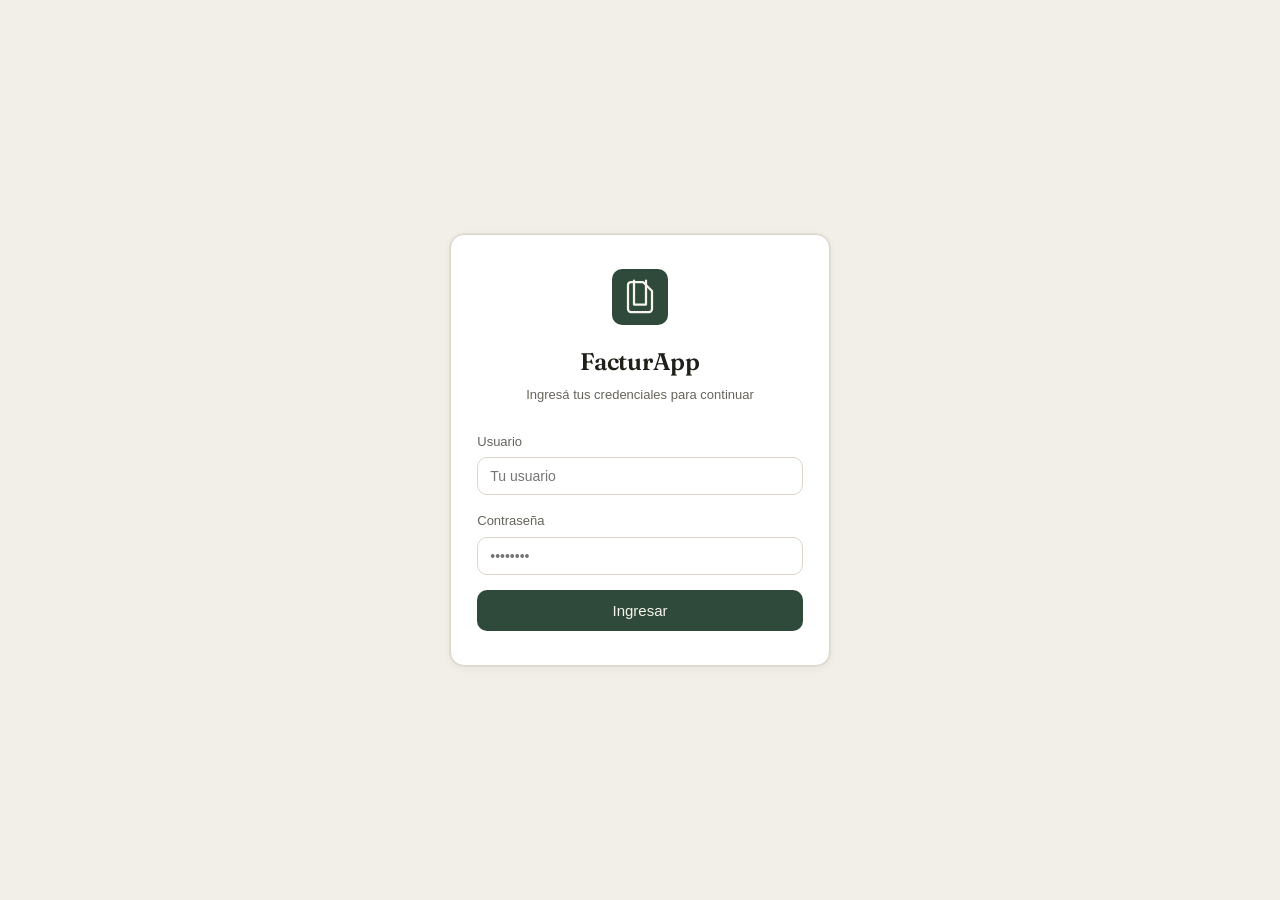
<file: index.html>
<!DOCTYPE html>
<html>
<head>
  <meta charset="UTF-8">
  <meta name="viewport" content="width=device-width, initial-scale=1.0">
  <title>FacturApp</title>
  <script>
    window.location.replace('./html/login.html');
  </script>
</head>
<body>
  Redirigiendo a FacturApp...
</body>
</html>
</file>
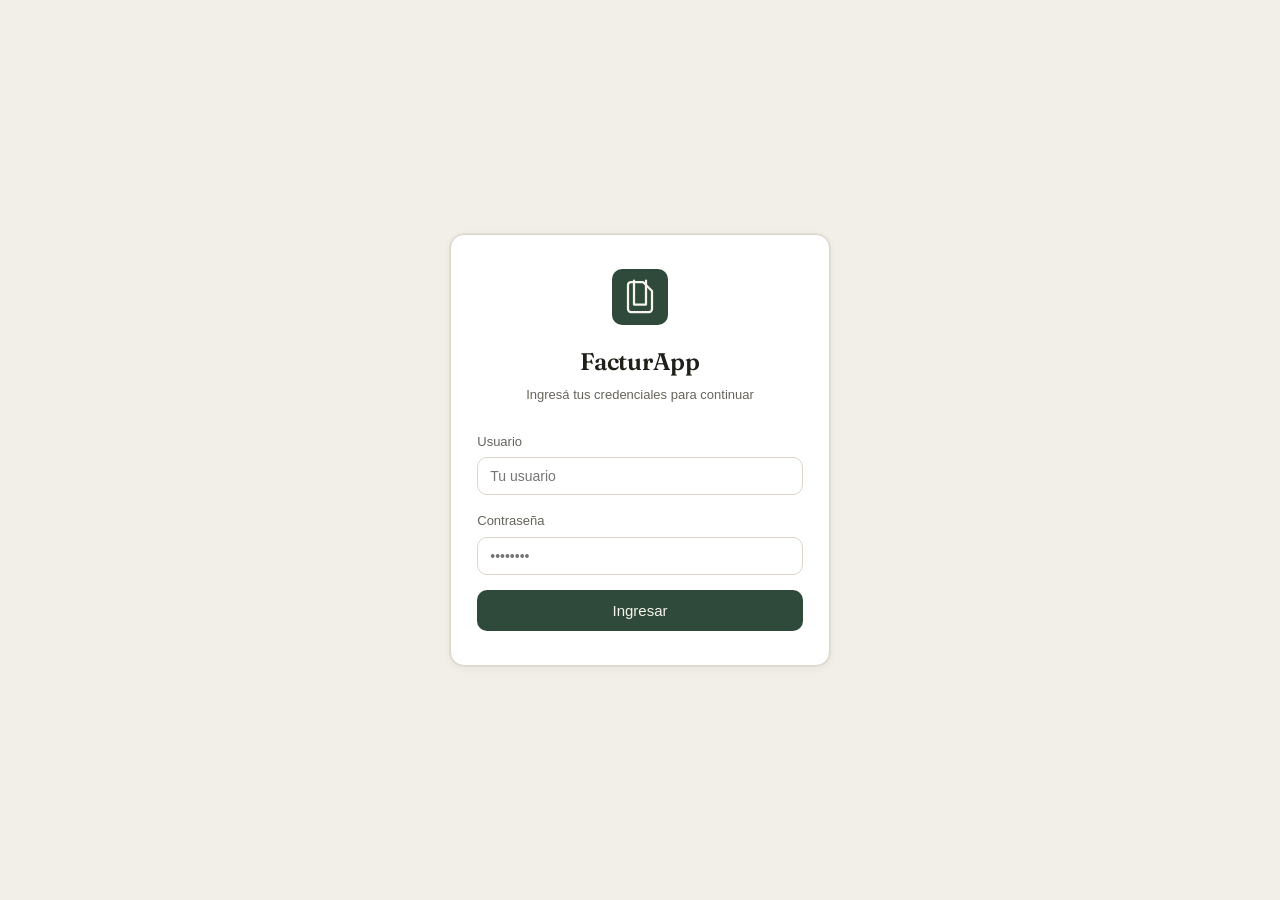
<file: html/captura.html>
<!DOCTYPE html>
<html lang="es">
<head>
  <meta charset="UTF-8">
  <meta name="viewport" content="width=device-width, initial-scale=1.0">
  <meta name="theme-color" content="#1a1a18">
  <title>Captura — FacturApp</title>
  <link rel="manifest" href="../json/manifest.json">
  <link rel="preconnect" href="https://fonts.googleapis.com">
  <link rel="preconnect" href="https://fonts.gstatic.com" crossorigin>
  <link href="https://fonts.googleapis.com/css2?family=Fraunces:opsz,wght@9..144,500;9..144,600&family=IBM+Plex+Mono:wght@500&display=swap" rel="stylesheet">
  <link rel="stylesheet" href="../css/base.css">
  <link rel="stylesheet" href="../css/captura.css">
</head>
<body>
  <header class="app-header">
    <button class="btn-icon" id="btn-back" title="Volver">
      <svg width="18" height="18" viewBox="0 0 24 24" fill="none" stroke="currentColor" stroke-width="1.5" stroke-linecap="round" stroke-linejoin="round"><path d="M19 12H5M12 5l-7 7 7 7"/></svg>
    </button>
    <span class="app-header__logo">Captura de factura</span>
    <div style="width:36px;"></div>
  </header>

  <main class="capture-main">
    <div class="camera-wrap" id="camera-wrap">
      <video id="video" autoplay playsinline></video>
      <div class="camera-overlay">
        <div class="camera-frame"></div>
        <p class="camera-hint">Encuadrá la factura dentro del recuadro</p>
      </div>
      <button class="btn-capture" id="btn-capture" title="Capturar">
        <span class="btn-capture__ring"></span>
        <span class="btn-capture__dot"></span>
      </button>
    </div>

    <canvas id="canvas" style="display:none;"></canvas>

    <div class="preview-wrap hidden" id="preview-wrap">
      <img id="preview-img" alt="Factura capturada">
      <div class="preview-actions">
        <button class="btn-secondary" id="btn-retomar">
          <svg width="15" height="15" viewBox="0 0 24 24" fill="none" stroke="currentColor" stroke-width="1.5" stroke-linecap="round" stroke-linejoin="round"><path d="M1 4v6h6"/><path d="M3.51 15a9 9 0 1 0 2.13-9.36L1 10"/></svg>
          Retomar
        </button>
        <button class="btn-primary" id="btn-procesar">
          <svg width="15" height="15" viewBox="0 0 24 24" fill="none" stroke="currentColor" stroke-width="1.5" stroke-linecap="round" stroke-linejoin="round"><polyline points="20 6 9 17 4 12"/></svg>
          Usar esta imagen
        </button>
      </div>
    </div>

    <div class="processing-wrap hidden" id="processing-wrap">
      <div class="spinner"></div>
      <p class="processing-text">Procesando factura con OCR…</p>
    </div>

    <div class="result-wrap hidden" id="result-wrap">
      <div class="card">
        <p class="section-label">Datos detectados en la factura</p>
        <div class="ocr-grid" id="ocr-grid"></div>
        <hr class="divider">
        <p class="section-label">Datos del formulario</p>
        <div class="form-summary" id="form-summary"></div>
        <hr class="divider">
        <div id="result-error" class="alert alert--error hidden"></div>
        <button class="btn-primary" id="btn-guardar">
          <svg width="15" height="15" viewBox="0 0 24 24" fill="none" stroke="currentColor" stroke-width="1.5" stroke-linecap="round" stroke-linejoin="round"><path d="M19 21H5a2 2 0 0 1-2-2V5a2 2 0 0 1 2-2h11l5 5v11a2 2 0 0 1-2 2z"/><polyline points="17 21 17 13 7 13 7 21"/><polyline points="7 3 7 8 15 8"/></svg>
          Guardar en Excel
        </button>
      </div>
    </div>

    <div class="success-wrap hidden" id="success-wrap">
      <div class="success-icon">
        <svg width="48" height="48" viewBox="0 0 24 24" fill="none" stroke="currentColor" stroke-width="1.5" stroke-linecap="round" stroke-linejoin="round"><path d="M22 11.08V12a10 10 0 1 1-5.93-9.14"/><polyline points="22 4 12 14.01 9 11.01"/></svg>
      </div>
      <h2 class="success-title">¡Factura guardada!</h2>
      <p class="success-sub">Los datos fueron guardados en el Excel.</p>
      <button class="btn-primary" id="btn-nueva">Cargar otra factura</button>
    </div>
  </main>

  <script src="../javascript/captura.js"></script>
</body>
</html>
</file>
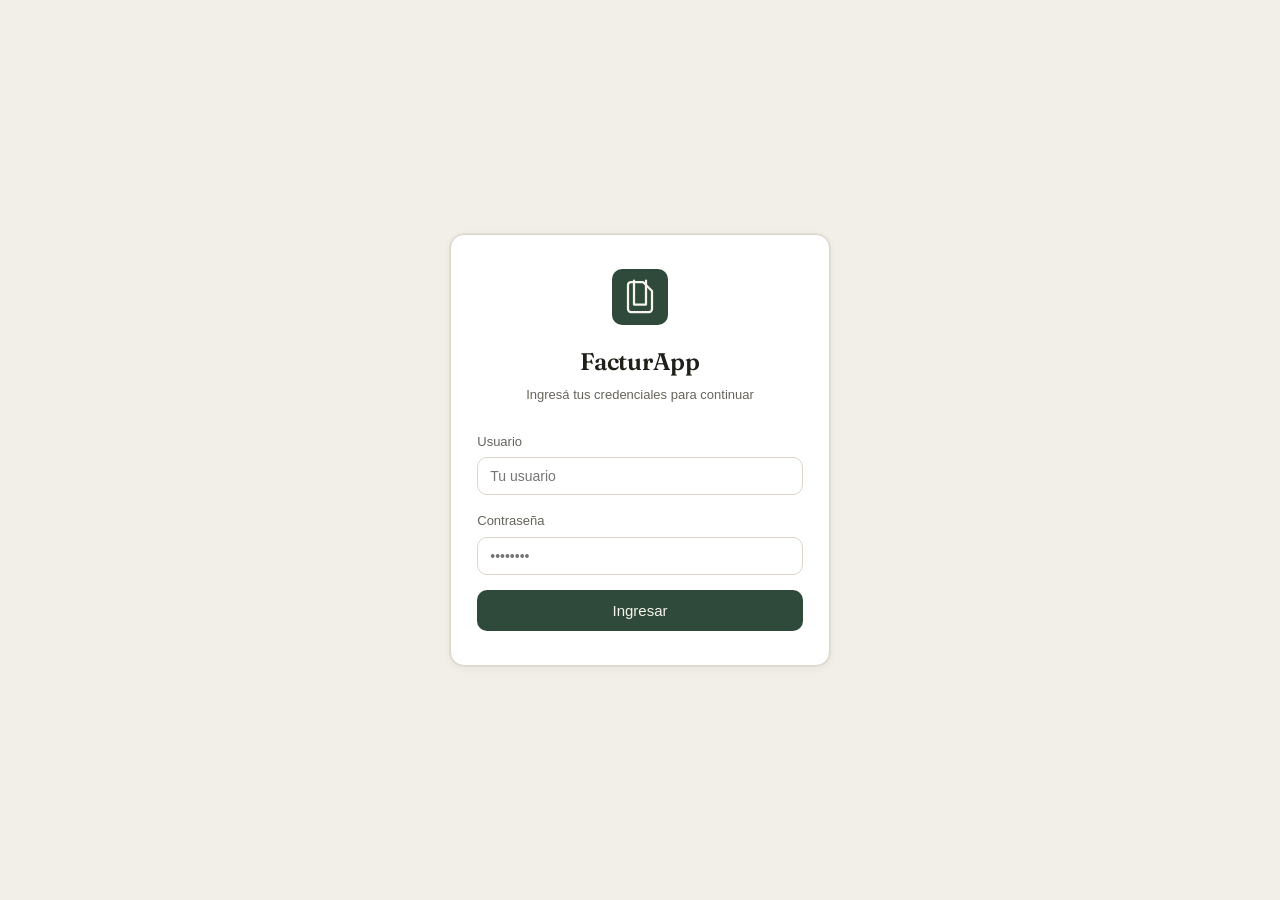
<file: html/formulario.html>
<!DOCTYPE html>
<html lang="es">
<head>
  <meta charset="UTF-8">
  <meta name="viewport" content="width=device-width, initial-scale=1.0">
  <meta name="theme-color" content="#1a1a18">
  <title>Clasificación — FacturApp</title>
  <link rel="manifest" href="../json/manifest.json">
  <link rel="preconnect" href="https://fonts.googleapis.com">
  <link rel="preconnect" href="https://fonts.gstatic.com" crossorigin>
  <link href="https://fonts.googleapis.com/css2?family=Fraunces:opsz,wght@9..144,500;9..144,600&display=swap" rel="stylesheet">
  <link rel="stylesheet" href="../css/base.css">
  <link rel="stylesheet" href="../css/formulario.css">
</head>
<body>
  <header class="app-header">
    <span class="app-header__logo">FacturApp</span>
    <button class="btn-icon" id="btn-logout" title="Cerrar sesión">
      <svg width="18" height="18" viewBox="0 0 24 24" fill="none" stroke="currentColor" stroke-width="1.5" stroke-linecap="round" stroke-linejoin="round"><path d="M9 21H5a2 2 0 0 1-2-2V5a2 2 0 0 1 2-2h4"/><polyline points="16 17 21 12 16 7"/><line x1="21" y1="12" x2="9" y2="12"/></svg>
    </button>
  </header>

  <main class="main-content">
    <div class="card">
      <p class="section-label">Identificación</p>

      <div class="field">
        <label for="fecha">Fecha de emisión</label>
        <input id="fecha" type="date">
      </div>
      <div class="field">
        <label for="razon">Razón social <span class="required">*</span></label>
        <input id="razon" type="text" placeholder="Nombre legal del emisor">
      </div>
      <div class="field">
        <label for="emisor">Nombre comercial / Proveedor</label>
        <input id="emisor" type="text" placeholder="Nombre de fantasía o contacto">
      </div>

      <hr class="divider">
      <p class="section-label">Categoría</p>

      <div class="field">
        <label for="categoria">Categoría de la factura <span class="required">*</span></label>
        <select id="categoria">
          <option value="" disabled selected>— Seleccioná una categoría —</option>
          <optgroup label="General">
            <option value="Premios">Premios</option>
            <option value="Mantenimiento">Mantenimiento</option>
            <option value="Limpieza">Limpieza</option>
            <option value="Combustible">Combustible</option>
            <option value="Librería">Librería</option>
            <option value="Kiosco">Kiosco</option>
            <option value="Seguridad">Seguridad</option>
            <option value="Comedor">Comedor</option>
            <option value="Gasto de estructura">Gasto de estructura</option>
          </optgroup>
          <optgroup label="Producción agropecuaria">
            <option value="Apicultura">Apicultura</option>
            <option value="Monte frutal">Monte frutal</option>
            <option value="Conejos">Conejos</option>
            <option value="Ponedoras">Ponedoras</option>
            <option value="Agro alimentos">Agro alimentos</option>
            <option value="Porcinos">Porcinos</option>
            <option value="Ovinos">Ovinos</option>
            <option value="Bovinos">Bovinos</option>
            <option value="Huerta">Huerta</option>
            <option value="Vivero">Vivero</option>
            <option value="Forrajes">Forrajes</option>
            <option value="Faena">Faena</option>
          </optgroup>
          <optgroup label="Infraestructura y taller">
            <option value="Taller rural">Taller rural</option>
            <option value="Mecánica agrícola">Mecánica agrícola</option>
            <option value="Máquinas e instalaciones">Máquinas e instalaciones</option>
            <option value="Pañol">Pañol</option>
          </optgroup>
        </select>
      </div>

      <hr class="divider">
      <p class="section-label">Método de pago</p>

      <div class="field">
        <div class="toggle-row">
          <button type="button" class="toggle-btn" data-val="Efectivo" onclick="setPago(this)">
            <svg width="15" height="15" viewBox="0 0 24 24" fill="none" stroke="currentColor" stroke-width="1.5" stroke-linecap="round" stroke-linejoin="round"><rect x="2" y="6" width="20" height="12" rx="2"/><circle cx="12" cy="12" r="2"/></svg>
            Efectivo
          </button>
          <button type="button" class="toggle-btn" data-val="Transferencia" onclick="setPago(this)">
            <svg width="15" height="15" viewBox="0 0 24 24" fill="none" stroke="currentColor" stroke-width="1.5" stroke-linecap="round" stroke-linejoin="round"><path d="M3 9l4-4 4 4M7 5v14"/><path d="M21 15l-4 4-4-4"/><path d="M17 19V5"/></svg>
            Transferencia
          </button>
        </div>
        <div class="transferencia-extra hidden" id="transferencia-extra">
          <div class="row2">
            <div class="field field--inline">
              <label for="banco">Banco / entidad</label>
              <input id="banco" type="text" placeholder="Ej: Galicia, Mercado Pago…">
            </div>
            <div class="field field--inline">
              <label for="cbu">CBU / CVU (opcional)</label>
              <input id="cbu" type="text" placeholder="22 dígitos" inputmode="numeric">
            </div>
          </div>
        </div>
      </div>

      <hr class="divider">
      <p class="section-label">Observaciones</p>

      <div class="field">
        <label for="notas">Notas</label>
        <textarea id="notas" rows="3" placeholder="Información adicional sobre esta factura…"></textarea>
      </div>

      <div id="form-error" class="alert alert--error hidden"></div>

      <button type="button" class="btn-primary" id="btn-continuar">
        Continuar a captura
        <svg width="16" height="16" viewBox="0 0 24 24" fill="none" stroke="currentColor" stroke-width="2" stroke-linecap="round" stroke-linejoin="round"><path d="M5 12h14M12 5l7 7-7 7"/></svg>
      </button>
    </div>
  </main>

  <script src="../javascript/formulario.js"></script>
</body>
</html>
</file>
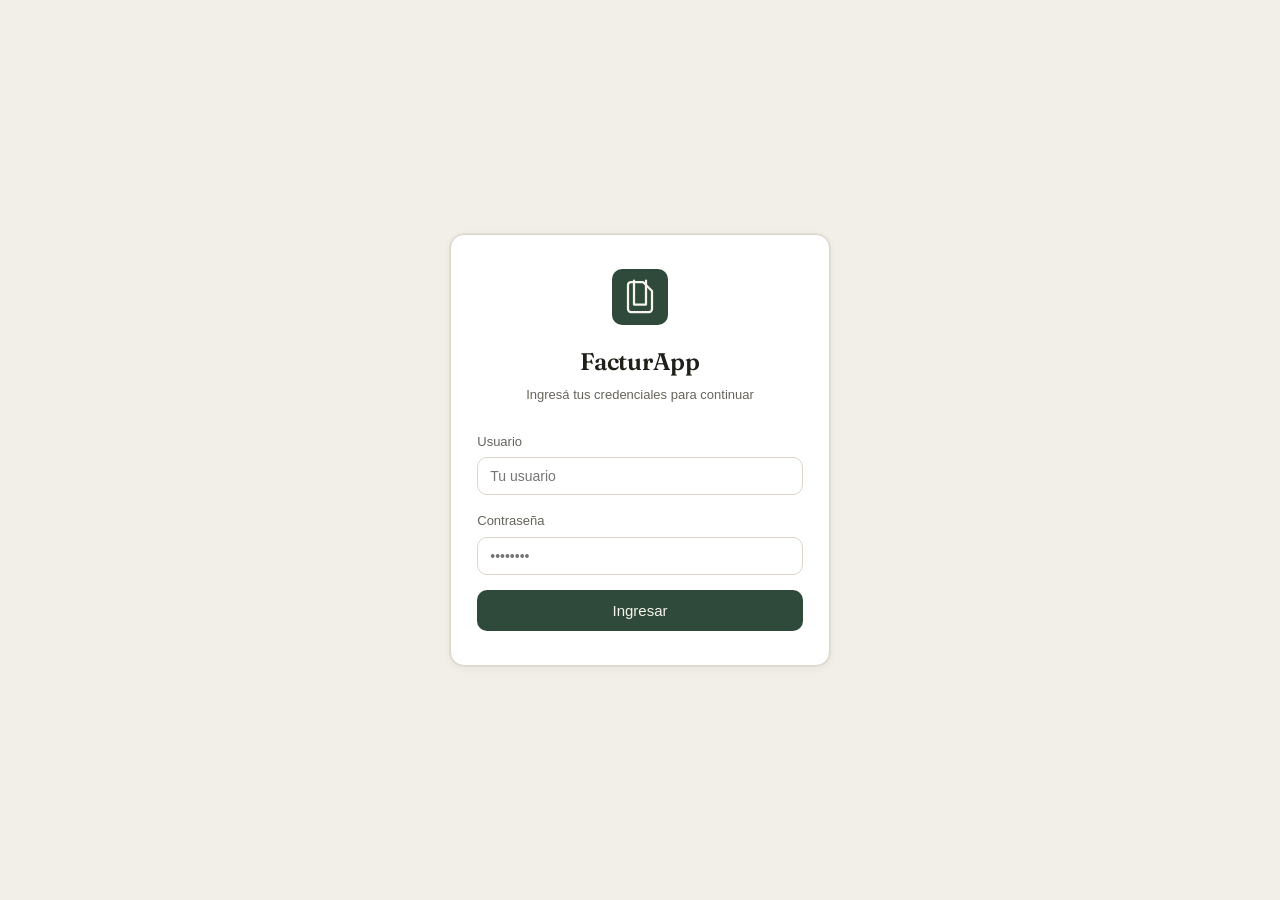
<file: html/login.html>
<!DOCTYPE html>
<html lang="es">
<head>
  <meta charset="UTF-8">
  <meta name="viewport" content="width=device-width, initial-scale=1.0">
  <meta name="theme-color" content="#1a1a18">
  <title>Acceso — FacturApp</title>
  <link rel="manifest" href="../json/manifest.json">
  <link rel="preconnect" href="https://fonts.googleapis.com">
  <link rel="preconnect" href="https://fonts.gstatic.com" crossorigin>
  <link href="https://fonts.googleapis.com/css2?family=Fraunces:opsz,wght@9..144,500;9..144,600&display=swap" rel="stylesheet">
  <link rel="stylesheet" href="../css/base.css">
  <link rel="stylesheet" href="../css/login.css">
</head>
<body class="auth-body">
  <div class="auth-card">
    <div class="auth-logo">
      <svg width="36" height="36" viewBox="0 0 24 24" fill="none" stroke="currentColor" stroke-width="1.5" stroke-linecap="round" stroke-linejoin="round"><path d="M14 2H6a2 2 0 0 0-2 2v16a2 2 0 0 0 2 2h12a2 2 0 0 0 2-2V8z"/><polyline points="16 1 16 17 8 17 8 1"/></svg>
    </div>
    <h1 class="auth-title">FacturApp</h1>
    <p class="auth-subtitle">Ingresá tus credenciales para continuar</p>
    <div id="login-error" class="alert alert--error hidden"></div>
    <div class="field">
      <label for="username">Usuario</label>
      <input id="username" type="text" placeholder="Tu usuario" autocomplete="username">
    </div>
    <div class="field">
      <label for="password">Contraseña</label>
      <input id="password" type="password" placeholder="••••••••" autocomplete="current-password">
    </div>
    <button class="btn-primary" id="btn-login">Ingresar</button>
  </div>
  <script src="../javascript/login.js"></script>
</body>
</html>
</file>
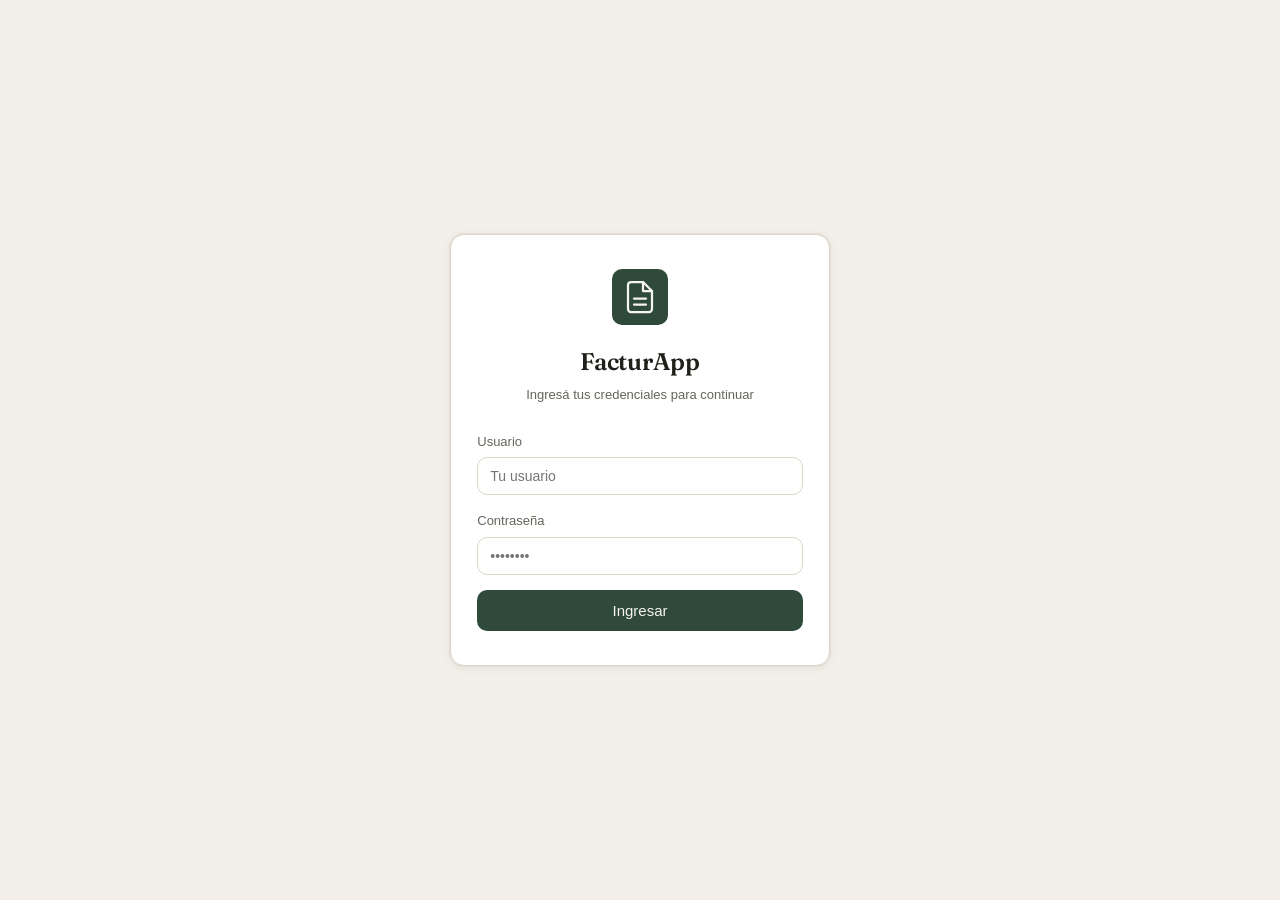
<file: PROYECTO AGRARIA - my personal version/html/captura.html>
<!DOCTYPE html>
<html lang="es">
<head>
  <meta charset="UTF-8">
  <meta name="viewport" content="width=device-width, initial-scale=1.0">
  <meta name="theme-color" content="#1a1a18">
  <title>Captura — FacturApp</title>
  <link rel="manifest" href="../json/manifest.json">
  <link rel="preconnect" href="https://fonts.googleapis.com">
  <link rel="preconnect" href="https://fonts.gstatic.com" crossorigin>
  <link href="https://fonts.googleapis.com/css2?family=Fraunces:opsz,wght@9..144,500;9..144,600&family=IBM+Plex+Mono:wght@500&display=swap" rel="stylesheet">
  <link rel="stylesheet" href="../css/base.css">
  <link rel="stylesheet" href="../css/captura.css">
</head>
<body>
  <header class="app-header">
    <button class="btn-icon" id="btn-back" title="Volver">
      <svg width="18" height="18" viewBox="0 0 24 24" fill="none" stroke="currentColor" stroke-width="1.5" stroke-linecap="round" stroke-linejoin="round"><path d="M19 12H5M12 5l-7 7 7 7"/></svg>
    </button>
    <span class="app-header__logo">Captura de factura</span>
    <div style="width:36px;"></div>
  </header>

  <main class="capture-main">
    <div class="camera-wrap" id="camera-wrap">
      <video id="video" autoplay playsinline></video>
      <div class="camera-overlay">
        <div class="camera-frame"></div>
        <p class="camera-hint">Encuadrá la factura dentro del recuadro</p>
      </div>
      <button class="btn-capture" id="btn-capture" title="Capturar">
        <span class="btn-capture__ring"></span>
        <span class="btn-capture__dot"></span>
      </button>
    </div>

    <canvas id="canvas" style="display:none;"></canvas>

    <div class="preview-wrap hidden" id="preview-wrap">
      <img id="preview-img" alt="Factura capturada">
      <div class="preview-actions">
        <button class="btn-secondary" id="btn-retomar">
          <svg width="15" height="15" viewBox="0 0 24 24" fill="none" stroke="currentColor" stroke-width="1.5" stroke-linecap="round" stroke-linejoin="round"><path d="M1 4v6h6"/><path d="M3.51 15a9 9 0 1 0 .49-3"/></svg>
          Retomar
        </button>
        <button class="btn-primary" id="btn-procesar">
          <svg width="15" height="15" viewBox="0 0 24 24" fill="none" stroke="currentColor" stroke-width="1.5" stroke-linecap="round" stroke-linejoin="round"><polyline points="20 6 9 17 4 12"/></svg>
          Usar esta imagen
        </button>
      </div>
    </div>

    <div class="processing-wrap hidden" id="processing-wrap">
      <div class="spinner"></div>
      <p class="processing-text">Procesando factura con OCR…</p>
    </div>

    <div class="result-wrap hidden" id="result-wrap">
      <div class="card">
        <p class="section-label">Datos detectados en la factura</p>
        <div class="ocr-grid" id="ocr-grid"></div>
        <hr class="divider">
        <p class="section-label">Datos del formulario</p>
        <div class="form-summary" id="form-summary"></div>
        <hr class="divider">
        <div id="result-error" class="alert alert--error hidden"></div>
        <button class="btn-primary" id="btn-guardar">
          <svg width="15" height="15" viewBox="0 0 24 24" fill="none" stroke="currentColor" stroke-width="1.5" stroke-linecap="round" stroke-linejoin="round"><path d="M19 21H5a2 2 0 0 1-2-2V5a2 2 0 0 1 2-2h11l5 5v11a2 2 0 0 1-2 2z"/><polyline points="17 21 17 13 7 13 7 21"/><polyline points="7 3 7 8 15 8"/></svg>
          Guardar en Excel
        </button>
      </div>
    </div>

    <div class="success-wrap hidden" id="success-wrap">
      <div class="success-icon">
        <svg width="48" height="48" viewBox="0 0 24 24" fill="none" stroke="currentColor" stroke-width="1.5" stroke-linecap="round" stroke-linejoin="round"><path d="M22 11.08V12a10 10 0 1 1-5.93-9.14"/><polyline points="22 4 12 14.01 9 11.01"/></svg>
      </div>
      <h2 class="success-title">¡Factura guardada!</h2>
      <p class="success-sub">Los datos fueron guardados en el Excel.</p>
      <button class="btn-primary" id="btn-nueva">Cargar otra factura</button>
    </div>
  </main>

  <script src="../javascript/captura.js"></script>
</body>
</html>
</file>
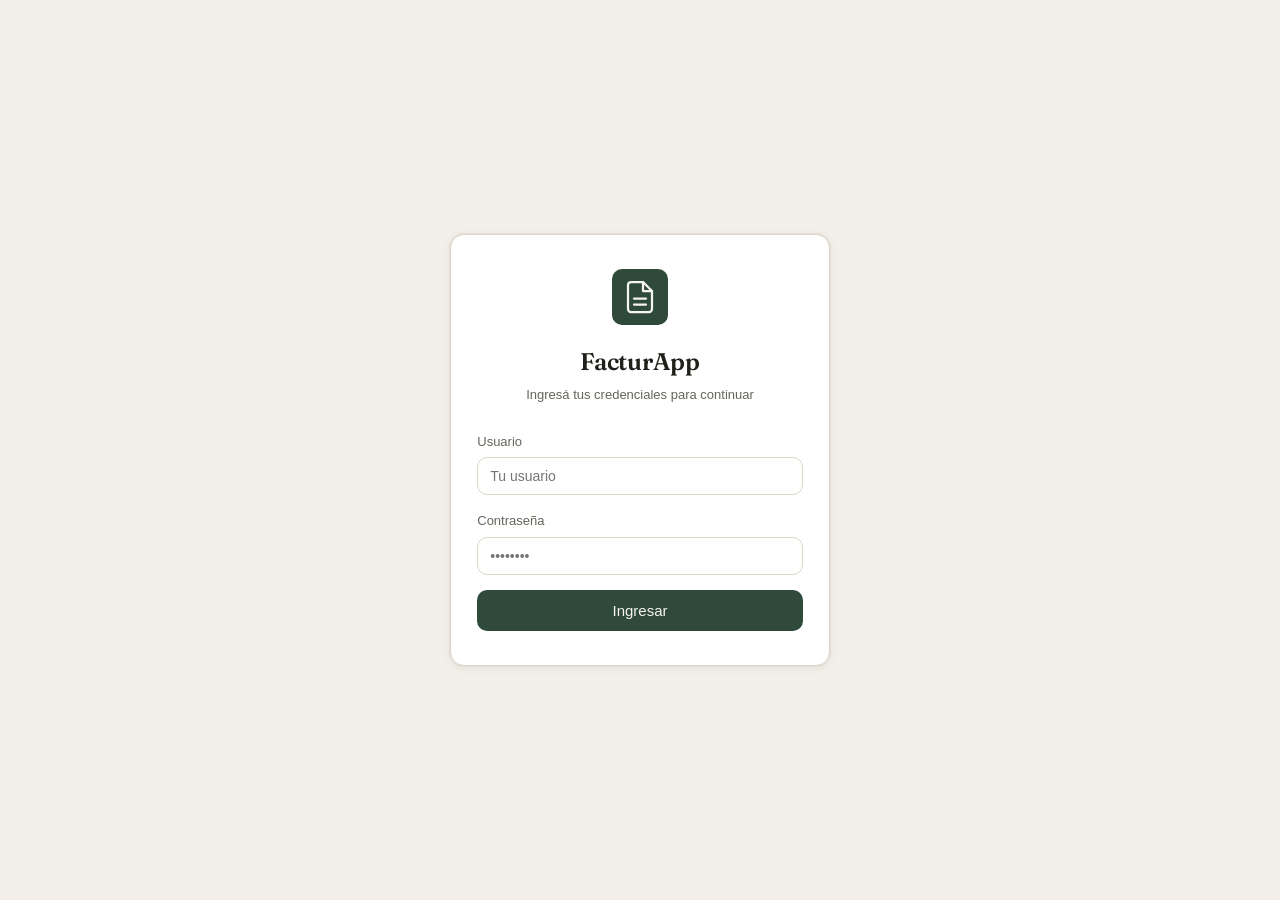
<file: PROYECTO AGRARIA - my personal version/html/formulario.html>
<!DOCTYPE html>
<html lang="es">
<head>
  <meta charset="UTF-8">
  <meta name="viewport" content="width=device-width, initial-scale=1.0">
  <meta name="theme-color" content="#1a1a18">
  <title>Clasificación — FacturApp</title>
  <link rel="manifest" href="../json/manifest.json">
  <link rel="preconnect" href="https://fonts.googleapis.com">
  <link rel="preconnect" href="https://fonts.gstatic.com" crossorigin>
  <link href="https://fonts.googleapis.com/css2?family=Fraunces:opsz,wght@9..144,500;9..144,600&display=swap" rel="stylesheet">
  <link rel="stylesheet" href="../css/base.css">
  <link rel="stylesheet" href="../css/formulario.css">
</head>
<body>
  <header class="app-header">
    <span class="app-header__logo">FacturApp</span>
    <button class="btn-icon" id="btn-logout" title="Cerrar sesión">
      <svg width="18" height="18" viewBox="0 0 24 24" fill="none" stroke="currentColor" stroke-width="1.5" stroke-linecap="round" stroke-linejoin="round"><path d="M9 21H5a2 2 0 0 1-2-2V5a2 2 0 0 1 2-2h4"/><polyline points="16 17 21 12 16 7"/><line x1="21" y1="12" x2="9" y2="12"/></svg>
    </button>
  </header>

  <main class="main-content">
    <div class="card">
      <p class="section-label">Identificación</p>

      <div class="field">
        <label for="fecha">Fecha de emisión</label>
        <input id="fecha" type="date">
      </div>
      <div class="field">
        <label for="razon">Razón social <span class="required">*</span></label>
        <input id="razon" type="text" placeholder="Nombre legal del emisor">
      </div>
      <div class="field">
        <label for="emisor">Nombre comercial / Proveedor</label>
        <input id="emisor" type="text" placeholder="Nombre de fantasía o contacto">
      </div>

      <hr class="divider">
      <p class="section-label">Categoría</p>

      <div class="field">
        <label for="categoria">Categoría de la factura <span class="required">*</span></label>
        <select id="categoria">
          <option value="" disabled selected>— Seleccioná una categoría —</option>
          <optgroup label="General">
            <option value="Premios">Premios</option>
            <option value="Mantenimiento">Mantenimiento</option>
            <option value="Limpieza">Limpieza</option>
            <option value="Combustible">Combustible</option>
            <option value="Librería">Librería</option>
            <option value="Kiosco">Kiosco</option>
            <option value="Seguridad">Seguridad</option>
            <option value="Comedor">Comedor</option>
            <option value="Gasto de estructura">Gasto de estructura</option>
          </optgroup>
          <optgroup label="Producción agropecuaria">
            <option value="Apicultura">Apicultura</option>
            <option value="Monte frutal">Monte frutal</option>
            <option value="Conejos">Conejos</option>
            <option value="Ponedoras">Ponedoras</option>
            <option value="Agro alimentos">Agro alimentos</option>
            <option value="Porcinos">Porcinos</option>
            <option value="Ovinos">Ovinos</option>
            <option value="Bovinos">Bovinos</option>
            <option value="Huerta">Huerta</option>
            <option value="Vivero">Vivero</option>
            <option value="Forrajes">Forrajes</option>
            <option value="Faena">Faena</option>
          </optgroup>
          <optgroup label="Infraestructura y taller">
            <option value="Taller rural">Taller rural</option>
            <option value="Mecánica agrícola">Mecánica agrícola</option>
            <option value="Máquinas e instalaciones">Máquinas e instalaciones</option>
            <option value="Pañol">Pañol</option>
          </optgroup>
        </select>
      </div>

      <hr class="divider">
      <p class="section-label">Método de pago</p>

      <div class="field">
        <div class="toggle-row">
          <button type="button" class="toggle-btn" data-val="Efectivo" onclick="setPago(this)">
            <svg width="15" height="15" viewBox="0 0 24 24" fill="none" stroke="currentColor" stroke-width="1.5" stroke-linecap="round" stroke-linejoin="round"><rect x="2" y="6" width="20" height="12" rx="2"/><circle cx="12" cy="12" r="2"/></svg>
            Efectivo
          </button>
          <button type="button" class="toggle-btn" data-val="Transferencia" onclick="setPago(this)">
            <svg width="15" height="15" viewBox="0 0 24 24" fill="none" stroke="currentColor" stroke-width="1.5" stroke-linecap="round" stroke-linejoin="round"><path d="M3 9l4-4 4 4M7 5v14"/><path d="M21 15l-4 4-4-4m4 4V5"/></svg>
            Transferencia
          </button>
        </div>
        <div class="transferencia-extra hidden" id="transferencia-extra">
          <div class="row2">
            <div class="field field--inline">
              <label for="banco">Banco / entidad</label>
              <input id="banco" type="text" placeholder="Ej: Galicia, Mercado Pago…">
            </div>
            <div class="field field--inline">
              <label for="cbu">CBU / CVU (opcional)</label>
              <input id="cbu" type="text" placeholder="22 dígitos" inputmode="numeric">
            </div>
          </div>
        </div>
      </div>

      <hr class="divider">
      <p class="section-label">Observaciones</p>

      <div class="field">
        <label for="notas">Notas</label>
        <textarea id="notas" rows="3" placeholder="Información adicional sobre esta factura…"></textarea>
      </div>

      <div id="form-error" class="alert alert--error hidden"></div>

      <button type="button" class="btn-primary" id="btn-continuar">
        Continuar a captura
        <svg width="16" height="16" viewBox="0 0 24 24" fill="none" stroke="currentColor" stroke-width="2" stroke-linecap="round" stroke-linejoin="round"><path d="M5 12h14M12 5l7 7-7 7"/></svg>
      </button>
    </div>
  </main>

  <script src="../javascript/formulario.js"></script>
</body>
</html>
</file>
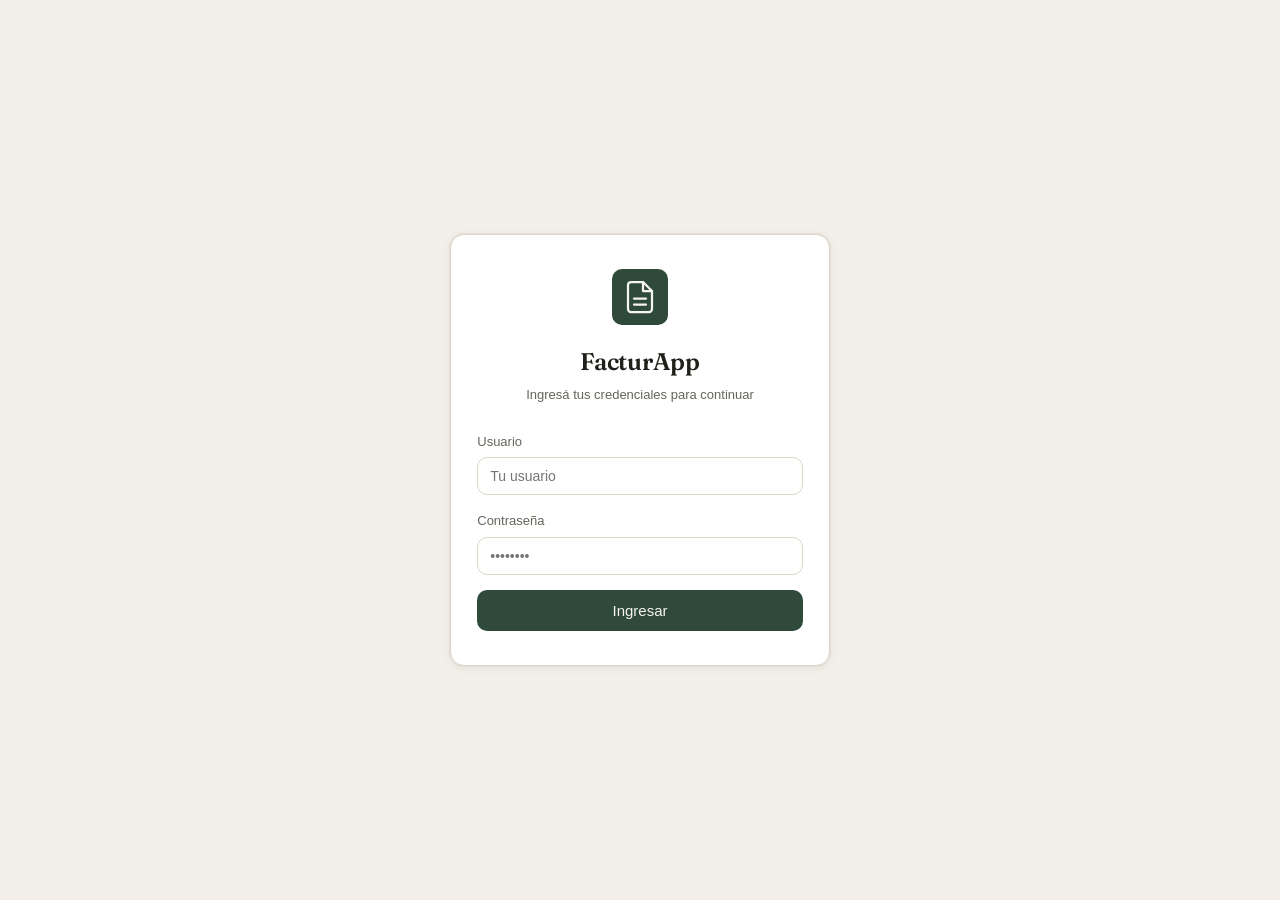
<file: PROYECTO AGRARIA - my personal version/html/login.html>
<!DOCTYPE html>
<html lang="es">
<head>
  <meta charset="UTF-8">
  <meta name="viewport" content="width=device-width, initial-scale=1.0">
  <meta name="theme-color" content="#1a1a18">
  <title>Acceso — FacturApp</title>
  <link rel="manifest" href="../json/manifest.json">
  <link rel="preconnect" href="https://fonts.googleapis.com">
  <link rel="preconnect" href="https://fonts.gstatic.com" crossorigin>
  <link href="https://fonts.googleapis.com/css2?family=Fraunces:opsz,wght@9..144,500;9..144,600&display=swap" rel="stylesheet">
  <link rel="stylesheet" href="../css/base.css">
  <link rel="stylesheet" href="../css/login.css">
</head>
<body class="auth-body">
  <div class="auth-card">
    <div class="auth-logo">
      <svg width="36" height="36" viewBox="0 0 24 24" fill="none" stroke="currentColor" stroke-width="1.5" stroke-linecap="round" stroke-linejoin="round"><path d="M14 2H6a2 2 0 0 0-2 2v16a2 2 0 0 0 2 2h12a2 2 0 0 0 2-2V8z"/><polyline points="14 2 14 8 20 8"/><line x1="16" y1="13" x2="8" y2="13"/><line x1="16" y1="17" x2="8" y2="17"/></svg>
    </div>
    <h1 class="auth-title">FacturApp</h1>
    <p class="auth-subtitle">Ingresá tus credenciales para continuar</p>
    <div id="login-error" class="alert alert--error hidden"></div>
    <div class="field">
      <label for="username">Usuario</label>
      <input id="username" type="text" placeholder="Tu usuario" autocomplete="username">
    </div>
    <div class="field">
      <label for="password">Contraseña</label>
      <input id="password" type="password" placeholder="••••••••" autocomplete="current-password">
    </div>
    <button class="btn-primary" id="btn-login">Ingresar</button>
  </div>
  <script src="../javascript/login.js"></script>
</body>
</html>
</file>
<file: css/base.css>
*, *::before, *::after { box-sizing: border-box; margin: 0; padding: 0; }

:root {
  /* Paleta "libro contable": papel cálido, tinta oscura, verde ledger.
     Evita el cliché de crema + terracota que suele salir por defecto. */
  --bg:             #f1efe8;
  --surface:        #ffffff;
  --surface-sunken: #eae7dd;
  --border:         #ddd7c8;
  --border-soft:    #eae6da;
  --text-primary:   #201f1a;
  --text-secondary: #66645b;
  --text-hint:      #9a9689;

  --accent:         #2f4a3a;
  --accent-hover:   #253b2e;
  --accent-fg:      #f6f4ec;

  --danger:         #9c3a2c;
  --danger-bg:      #fbf0eb;
  --success:        #2f4a3a;
  --success-bg:     #e9f0e3;
  --info:           #2c5978;
  --info-bg:        #e7f0f6;

  --radius-sm: 6px;
  --radius-md: 10px;
  --radius-lg: 14px;

  --shadow-card: 0 2px 10px rgba(32,31,26,0.06), 0 0 0 1px rgba(32,31,26,0.05);

  --font-display: 'Fraunces', Georgia, 'Times New Roman', serif;
  --font-mono:    'IBM Plex Mono', 'SFMono-Regular', Menlo, Consolas, monospace;
}

html, body {
  height: 100%;
  font-family: -apple-system, BlinkMacSystemFont, 'Segoe UI', Roboto, sans-serif;
  background: var(--bg);
  color: var(--text-primary);
  font-size: 15px;
  line-height: 1.5;
  -webkit-font-smoothing: antialiased;
}

::selection { background: var(--accent); color: var(--accent-fg); }

:focus-visible {
  outline: 2px solid var(--accent);
  outline-offset: 2px;
}

.app-header {
  position: sticky; top: 0; z-index: 100;
  display: flex; align-items: center; justify-content: space-between;
  padding: 0 1rem; height: 54px;
  background: var(--surface);
  border-bottom: 1px solid var(--border);
}
.app-header__logo {
  font-family: var(--font-display);
  font-size: 17px; font-weight: 600; letter-spacing: -0.01em;
}

.main-content { padding: 1.5rem 1rem 2.5rem; max-width: 600px; margin: 0 auto; }

.card {
  background: var(--surface);
  border: 1px solid var(--border);
  border-radius: var(--radius-lg);
  padding: 1.5rem;
  box-shadow: var(--shadow-card);
}

.section-label {
  font-size: 11px; font-weight: 600; color: var(--text-hint);
  text-transform: uppercase; letter-spacing: 0.09em;
  margin: 0 0 14px;
  display: flex; align-items: center; gap: 8px;
}
.section-label::after { content: ''; flex: 1; height: 1px; background: var(--border-soft); }

.divider { border: none; border-top: 1px solid var(--border-soft); margin: 1.4rem 0; }

.field { margin-bottom: 1.05rem; }
.field label { display: block; font-size: 13px; font-weight: 500; margin-bottom: 6px; color: var(--text-secondary); }
.field input, .field select, .field textarea {
  width: 100%; font-size: 14px; font-family: inherit;
  border: 1px solid var(--border); border-radius: var(--radius-md);
  padding: 10px 12px; background: var(--surface); color: var(--text-primary);
  outline: none; transition: border-color 0.15s ease, box-shadow 0.15s ease;
}
.field input:focus, .field select:focus, .field textarea:focus {
  border-color: var(--accent);
  box-shadow: 0 0 0 3px rgba(47,74,58,0.12);
}
.field textarea { resize: vertical; line-height: 1.5; }
.required { color: var(--danger); }

.row2 { display: grid; grid-template-columns: 1fr 1fr; gap: 10px; }
.field--inline { margin-bottom: 0; }

.btn-primary {
  width: 100%; display: flex; align-items: center; justify-content: center; gap: 8px;
  padding: 12px 0; font-size: 15px; font-weight: 500; font-family: inherit;
  border-radius: var(--radius-md); cursor: pointer;
  background: var(--accent); border: none; color: var(--accent-fg);
  transition: background 0.15s ease, transform 0.1s ease;
}
.btn-primary:hover  { background: var(--accent-hover); }
.btn-primary:active { transform: scale(0.99); }
.btn-primary:disabled { opacity: 0.6; cursor: default; transform: none; }

.btn-secondary {
  display: flex; align-items: center; justify-content: center; gap: 6px;
  padding: 11px 20px; font-size: 14px; font-weight: 500; font-family: inherit;
  border-radius: var(--radius-md); cursor: pointer;
  background: var(--surface); border: 1px solid var(--border); color: var(--text-primary);
  transition: background 0.15s ease, border-color 0.15s ease;
}
.btn-secondary:hover { background: var(--surface-sunken); border-color: #cfc8b4; }

.btn-icon {
  width: 36px; height: 36px; display: flex; align-items: center; justify-content: center;
  border-radius: var(--radius-sm); background: transparent; border: none;
  cursor: pointer; color: var(--text-secondary); transition: background 0.12s ease, color 0.12s ease;
}
.btn-icon:hover { background: var(--surface-sunken); color: var(--text-primary); }

.alert { padding: 11px 13px; border-radius: var(--radius-md); font-size: 13px; margin-bottom: 14px; }
.alert--error   { background: var(--danger-bg);  color: var(--danger);  border: 1px solid #eec9bd; }
.alert--success { background: var(--success-bg); color: var(--success); border: 1px solid #c6d7bc; }

.toggle-row { display: flex; gap: 8px; }
.toggle-btn {
  flex: 1; padding: 10px 0; font-size: 14px; font-weight: 500; font-family: inherit;
  border-radius: var(--radius-md); cursor: pointer;
  border: 1px solid var(--border); background: var(--surface-sunken); color: var(--text-secondary);
  transition: all 0.15s ease; display: flex; align-items: center; justify-content: center; gap: 7px;
}
.toggle-btn:hover { border-color: #cfc8b4; }
.toggle-btn.active-Efectivo      { background: var(--success-bg); color: var(--success); border-color: #c6d7bc; }
.toggle-btn.active-Transferencia { background: var(--info-bg);    color: var(--info);    border-color: #bcd6e6; }
.transferencia-extra { margin-top: 10px; }

.spinner {
  width: 36px; height: 36px;
  border: 3px solid var(--border); border-top-color: var(--accent);
  border-radius: 50%; animation: spin 0.8s linear infinite; margin: 0 auto 12px;
}
@keyframes spin { to { transform: rotate(360deg); } }

.hidden { display: none !important; }

@media (max-width: 420px) { .row2 { grid-template-columns: 1fr; } }
</file>
<file: css/captura.css>
.capture-main { display: flex; flex-direction: column; min-height: calc(100vh - 54px); }

.camera-wrap {
  position: relative; width: 100%; background: #000;
  flex: 1; display: flex; align-items: center; justify-content: center;
  overflow: hidden; min-height: 55vh;
}
#video { width: 100%; height: 100%; object-fit: cover; }

.camera-overlay {
  position: absolute; inset: 0;
  display: flex; flex-direction: column; align-items: center; justify-content: center;
  pointer-events: none;
}
.camera-frame {
  width: 80%; max-width: 340px; aspect-ratio: 3/2;
  border: 2px solid rgba(246,244,236,0.85); border-radius: 10px;
  box-shadow: 0 0 0 9999px rgba(0,0,0,0.4);
}
.camera-hint { color: rgba(246,244,236,0.9); font-size: 13px; margin-top: 14px; text-shadow: 0 1px 4px rgba(0,0,0,0.5); }

.btn-capture {
  position: absolute; bottom: 28px; left: 50%; transform: translateX(-50%);
  width: 68px; height: 68px; border-radius: 50%; border: none;
  background: transparent; cursor: pointer;
  display: flex; align-items: center; justify-content: center; padding: 0;
}
.btn-capture__ring { position: absolute; inset: 0; border-radius: 50%; border: 3px solid rgba(246,244,236,0.92); }
.btn-capture__dot  { width: 52px; height: 52px; border-radius: 50%; background: #fff; transition: transform 0.1s ease; }
.btn-capture:active .btn-capture__dot { transform: scale(0.88); }

.preview-wrap {
  display: flex; flex-direction: column; align-items: center;
  padding: 1.25rem 1rem; gap: 1rem; background: #000; min-height: calc(100vh - 54px);
}
#preview-img { width: 100%; max-width: 520px; border-radius: var(--radius-md); object-fit: contain; max-height: 65vh; }
.preview-actions { display: flex; gap: 10px; width: 100%; max-width: 520px; }
.preview-actions .btn-secondary,
.preview-actions .btn-primary { flex: 1; width: auto; }

.processing-wrap {
  display: flex; flex-direction: column; align-items: center; justify-content: center;
  flex: 1; padding: 2rem; min-height: calc(100vh - 54px);
}
.processing-text { font-size: 14px; color: var(--text-secondary); text-align: center; }

.result-wrap { padding: 1.5rem 1rem 2.5rem; max-width: 600px; margin: 0 auto; width: 100%; }

/* Los datos que salen del OCR se muestran en monoespaciada: son campos
   de factura (N°, CUIT, importes) y la tipografía de "planilla" ayuda
   a distinguirlos de un dato tipeado a mano y a leer los números sin
   ambigüedad (1 vs l, 0 vs O). */
.ocr-grid { display: grid; grid-template-columns: 1fr 1fr; gap: 10px 16px; margin-bottom: 4px; }
.ocr-item label { display: block; font-size: 11px; font-weight: 500; color: var(--text-hint); text-transform: uppercase; letter-spacing: 0.05em; margin-bottom: 3px; }
.ocr-item input {
  width: 100%; font-size: 13.5px; font-family: var(--font-mono);
  border: 1px solid var(--border); border-radius: var(--radius-sm);
  padding: 6px 9px; background: var(--surface-sunken); color: var(--text-primary); outline: none;
  transition: border-color 0.15s ease, background 0.15s ease;
}
.ocr-item input:focus { border-color: var(--accent); background: var(--surface); box-shadow: 0 0 0 2px rgba(47,74,58,0.1); }

.form-summary { display: grid; grid-template-columns: 1fr 1fr; gap: 9px 16px; font-size: 13px; }
.form-summary-item label { font-size: 11px; font-weight: 500; color: var(--text-hint); text-transform: uppercase; letter-spacing: 0.05em; display: block; margin-bottom: 2px; }

.success-wrap {
  display: flex; flex-direction: column; align-items: center; justify-content: center;
  min-height: calc(100vh - 54px); padding: 2rem 1.5rem; text-align: center;
}
.success-icon {
  width: 80px; height: 80px; background: var(--success-bg); color: var(--success);
  border-radius: 50%; display: flex; align-items: center; justify-content: center; margin-bottom: 1.25rem;
}
.success-title { font-family: var(--font-display); font-size: 23px; font-weight: 600; letter-spacing: -0.01em; margin-bottom: 8px; }
.success-sub { font-size: 14px; color: var(--text-secondary); margin-bottom: 1.85rem; max-width: 260px; }
.success-wrap .btn-primary { width: auto; padding: 12px 30px; }

@media (max-width: 420px) {
  .ocr-grid, .form-summary { grid-template-columns: 1fr; }
}
</file>
<file: css/formulario.css>
/* Estilos específicos de la pantalla de clasificación.
   El grueso del formulario (inputs, toggles, botones) ya lo resuelve
   base.css — acá solo lo que es propio de esta pantalla. */

#categoria {
  cursor: pointer;
}

/* El grupo de categorías es largo (más de 25 opciones repartidas en
   3 rubros); los optgroup ya los separan, esto solo prolija el look
   nativo del select en navegadores que lo soportan. */
optgroup {
  font-family: var(--font-display);
  font-style: normal;
  font-weight: 600;
  color: var(--text-secondary);
}

#notas {
  min-height: 78px;
}
</file>
<file: css/login.css>
.auth-body {
  min-height: 100vh; display: flex; align-items: center;
  justify-content: center; padding: 1.5rem 1rem; background: var(--bg);
}
.auth-card {
  background: var(--surface); border: 1px solid var(--border);
  border-radius: var(--radius-lg); padding: 2.25rem 1.75rem;
  width: 100%; max-width: 380px; box-shadow: var(--shadow-card);
}
.auth-logo {
  width: 56px; height: 56px; background: var(--accent); color: var(--accent-fg);
  border-radius: var(--radius-md); display: flex; align-items: center;
  justify-content: center; margin: 0 auto 1.25rem;
}
.auth-title {
  font-family: var(--font-display);
  font-size: 24px; font-weight: 600; text-align: center;
  letter-spacing: -0.01em; margin-bottom: 5px;
}
.auth-subtitle { font-size: 13px; color: var(--text-secondary); text-align: center; margin-bottom: 1.85rem; }
</file>
<file: PROYECTO AGRARIA - my personal version/css/base.css>
*, *::before, *::after { box-sizing: border-box; margin: 0; padding: 0; }

:root {
  /* Paleta "libro contable": papel cálido, tinta oscura, verde ledger.
     Evita el cliché de crema + terracota que suele salir por defecto. */
  --bg:             #f1efe8;
  --surface:        #ffffff;
  --surface-sunken: #eae7dd;
  --border:         #ddd7c8;
  --border-soft:    #eae6da;
  --text-primary:   #201f1a;
  --text-secondary: #66645b;
  --text-hint:      #9a9689;

  --accent:         #2f4a3a;
  --accent-hover:   #253b2e;
  --accent-fg:      #f6f4ec;

  --danger:         #9c3a2c;
  --danger-bg:      #fbf0eb;
  --success:        #2f4a3a;
  --success-bg:     #e9f0e3;
  --info:           #2c5978;
  --info-bg:        #e7f0f6;

  --radius-sm: 6px;
  --radius-md: 10px;
  --radius-lg: 14px;

  --shadow-card: 0 2px 10px rgba(32,31,26,0.06), 0 0 0 1px rgba(32,31,26,0.05);

  --font-display: 'Fraunces', Georgia, 'Times New Roman', serif;
  --font-mono:    'IBM Plex Mono', 'SFMono-Regular', Menlo, Consolas, monospace;
}

html, body {
  height: 100%;
  font-family: -apple-system, BlinkMacSystemFont, 'Segoe UI', Roboto, sans-serif;
  background: var(--bg);
  color: var(--text-primary);
  font-size: 15px;
  line-height: 1.5;
  -webkit-font-smoothing: antialiased;
}

::selection { background: var(--accent); color: var(--accent-fg); }

:focus-visible {
  outline: 2px solid var(--accent);
  outline-offset: 2px;
}

.app-header {
  position: sticky; top: 0; z-index: 100;
  display: flex; align-items: center; justify-content: space-between;
  padding: 0 1rem; height: 54px;
  background: var(--surface);
  border-bottom: 1px solid var(--border);
}
.app-header__logo {
  font-family: var(--font-display);
  font-size: 17px; font-weight: 600; letter-spacing: -0.01em;
}

.main-content { padding: 1.5rem 1rem 2.5rem; max-width: 600px; margin: 0 auto; }

.card {
  background: var(--surface);
  border: 1px solid var(--border);
  border-radius: var(--radius-lg);
  padding: 1.5rem;
  box-shadow: var(--shadow-card);
}

.section-label {
  font-size: 11px; font-weight: 600; color: var(--text-hint);
  text-transform: uppercase; letter-spacing: 0.09em;
  margin: 0 0 14px;
  display: flex; align-items: center; gap: 8px;
}
.section-label::after { content: ''; flex: 1; height: 1px; background: var(--border-soft); }

.divider { border: none; border-top: 1px solid var(--border-soft); margin: 1.4rem 0; }

.field { margin-bottom: 1.05rem; }
.field label { display: block; font-size: 13px; font-weight: 500; margin-bottom: 6px; color: var(--text-secondary); }
.field input, .field select, .field textarea {
  width: 100%; font-size: 14px; font-family: inherit;
  border: 1px solid var(--border); border-radius: var(--radius-md);
  padding: 10px 12px; background: var(--surface); color: var(--text-primary);
  outline: none; transition: border-color 0.15s ease, box-shadow 0.15s ease;
}
.field input:focus, .field select:focus, .field textarea:focus {
  border-color: var(--accent);
  box-shadow: 0 0 0 3px rgba(47,74,58,0.12);
}
.field textarea { resize: vertical; line-height: 1.5; }
.required { color: var(--danger); }

.row2 { display: grid; grid-template-columns: 1fr 1fr; gap: 10px; }
.field--inline { margin-bottom: 0; }

.btn-primary {
  width: 100%; display: flex; align-items: center; justify-content: center; gap: 8px;
  padding: 12px 0; font-size: 15px; font-weight: 500; font-family: inherit;
  border-radius: var(--radius-md); cursor: pointer;
  background: var(--accent); border: none; color: var(--accent-fg);
  transition: background 0.15s ease, transform 0.1s ease;
}
.btn-primary:hover  { background: var(--accent-hover); }
.btn-primary:active { transform: scale(0.99); }
.btn-primary:disabled { opacity: 0.6; cursor: default; transform: none; }

.btn-secondary {
  display: flex; align-items: center; justify-content: center; gap: 6px;
  padding: 11px 20px; font-size: 14px; font-weight: 500; font-family: inherit;
  border-radius: var(--radius-md); cursor: pointer;
  background: var(--surface); border: 1px solid var(--border); color: var(--text-primary);
  transition: background 0.15s ease, border-color 0.15s ease;
}
.btn-secondary:hover { background: var(--surface-sunken); border-color: #cfc8b4; }

.btn-icon {
  width: 36px; height: 36px; display: flex; align-items: center; justify-content: center;
  border-radius: var(--radius-sm); background: transparent; border: none;
  cursor: pointer; color: var(--text-secondary); transition: background 0.12s ease, color 0.12s ease;
}
.btn-icon:hover { background: var(--surface-sunken); color: var(--text-primary); }

.alert { padding: 11px 13px; border-radius: var(--radius-md); font-size: 13px; margin-bottom: 14px; }
.alert--error   { background: var(--danger-bg);  color: var(--danger);  border: 1px solid #eec9bd; }
.alert--success { background: var(--success-bg); color: var(--success); border: 1px solid #c6d7bc; }

.toggle-row { display: flex; gap: 8px; }
.toggle-btn {
  flex: 1; padding: 10px 0; font-size: 14px; font-weight: 500; font-family: inherit;
  border-radius: var(--radius-md); cursor: pointer;
  border: 1px solid var(--border); background: var(--surface-sunken); color: var(--text-secondary);
  transition: all 0.15s ease; display: flex; align-items: center; justify-content: center; gap: 7px;
}
.toggle-btn:hover { border-color: #cfc8b4; }
.toggle-btn.active-Efectivo      { background: var(--success-bg); color: var(--success); border-color: #c6d7bc; }
.toggle-btn.active-Transferencia { background: var(--info-bg);    color: var(--info);    border-color: #bcd6e6; }
.transferencia-extra { margin-top: 10px; }

.spinner {
  width: 36px; height: 36px;
  border: 3px solid var(--border); border-top-color: var(--accent);
  border-radius: 50%; animation: spin 0.8s linear infinite; margin: 0 auto 12px;
}
@keyframes spin { to { transform: rotate(360deg); } }

.hidden { display: none !important; }

@media (max-width: 420px) { .row2 { grid-template-columns: 1fr; } }
</file>
<file: PROYECTO AGRARIA - my personal version/css/captura.css>
.capture-main { display: flex; flex-direction: column; min-height: calc(100vh - 54px); }

.camera-wrap {
  position: relative; width: 100%; background: #000;
  flex: 1; display: flex; align-items: center; justify-content: center;
  overflow: hidden; min-height: 55vh;
}
#video { width: 100%; height: 100%; object-fit: cover; }

.camera-overlay {
  position: absolute; inset: 0;
  display: flex; flex-direction: column; align-items: center; justify-content: center;
  pointer-events: none;
}
.camera-frame {
  width: 80%; max-width: 340px; aspect-ratio: 3/2;
  border: 2px solid rgba(246,244,236,0.85); border-radius: 10px;
  box-shadow: 0 0 0 9999px rgba(0,0,0,0.4);
}
.camera-hint { color: rgba(246,244,236,0.9); font-size: 13px; margin-top: 14px; text-shadow: 0 1px 4px rgba(0,0,0,0.5); }

.btn-capture {
  position: absolute; bottom: 28px; left: 50%; transform: translateX(-50%);
  width: 68px; height: 68px; border-radius: 50%; border: none;
  background: transparent; cursor: pointer;
  display: flex; align-items: center; justify-content: center; padding: 0;
}
.btn-capture__ring { position: absolute; inset: 0; border-radius: 50%; border: 3px solid rgba(246,244,236,0.92); }
.btn-capture__dot  { width: 52px; height: 52px; border-radius: 50%; background: #fff; transition: transform 0.1s ease; }
.btn-capture:active .btn-capture__dot { transform: scale(0.88); }

.preview-wrap {
  display: flex; flex-direction: column; align-items: center;
  padding: 1.25rem 1rem; gap: 1rem; background: #000; min-height: calc(100vh - 54px);
}
#preview-img { width: 100%; max-width: 520px; border-radius: var(--radius-md); object-fit: contain; max-height: 65vh; }
.preview-actions { display: flex; gap: 10px; width: 100%; max-width: 520px; }
.preview-actions .btn-secondary,
.preview-actions .btn-primary { flex: 1; width: auto; }

.processing-wrap {
  display: flex; flex-direction: column; align-items: center; justify-content: center;
  flex: 1; padding: 2rem; min-height: calc(100vh - 54px);
}
.processing-text { font-size: 14px; color: var(--text-secondary); text-align: center; }

.result-wrap { padding: 1.5rem 1rem 2.5rem; max-width: 600px; margin: 0 auto; width: 100%; }

/* Los datos que salen del OCR se muestran en monoespaciada: son campos
   de factura (N°, CUIT, importes) y la tipografía de "planilla" ayuda
   a distinguirlos de un dato tipeado a mano y a leer los números sin
   ambigüedad (1 vs l, 0 vs O). */
.ocr-grid { display: grid; grid-template-columns: 1fr 1fr; gap: 10px 16px; margin-bottom: 4px; }
.ocr-item label { display: block; font-size: 11px; font-weight: 500; color: var(--text-hint); text-transform: uppercase; letter-spacing: 0.05em; margin-bottom: 3px; }
.ocr-item input {
  width: 100%; font-size: 13.5px; font-family: var(--font-mono);
  border: 1px solid var(--border); border-radius: var(--radius-sm);
  padding: 6px 9px; background: var(--surface-sunken); color: var(--text-primary); outline: none;
  transition: border-color 0.15s ease, background 0.15s ease;
}
.ocr-item input:focus { border-color: var(--accent); background: var(--surface); box-shadow: 0 0 0 2px rgba(47,74,58,0.1); }

.form-summary { display: grid; grid-template-columns: 1fr 1fr; gap: 9px 16px; font-size: 13px; }
.form-summary-item label { font-size: 11px; font-weight: 500; color: var(--text-hint); text-transform: uppercase; letter-spacing: 0.05em; display: block; margin-bottom: 2px; }

.success-wrap {
  display: flex; flex-direction: column; align-items: center; justify-content: center;
  min-height: calc(100vh - 54px); padding: 2rem 1.5rem; text-align: center;
}
.success-icon {
  width: 80px; height: 80px; background: var(--success-bg); color: var(--success);
  border-radius: 50%; display: flex; align-items: center; justify-content: center; margin-bottom: 1.25rem;
}
.success-title { font-family: var(--font-display); font-size: 23px; font-weight: 600; letter-spacing: -0.01em; margin-bottom: 8px; }
.success-sub { font-size: 14px; color: var(--text-secondary); margin-bottom: 1.85rem; max-width: 260px; }
.success-wrap .btn-primary { width: auto; padding: 12px 30px; }

@media (max-width: 420px) {
  .ocr-grid, .form-summary { grid-template-columns: 1fr; }
}
</file>
<file: PROYECTO AGRARIA - my personal version/css/formulario.css>
/* Estilos específicos de la pantalla de clasificación.
   El grueso del formulario (inputs, toggles, botones) ya lo resuelve
   base.css — acá solo lo que es propio de esta pantalla. */

#categoria {
  cursor: pointer;
}

/* El grupo de categorías es largo (más de 25 opciones repartidas en
   3 rubros); los optgroup ya los separan, esto solo prolija el look
   nativo del select en navegadores que lo soportan. */
optgroup {
  font-family: var(--font-display);
  font-style: normal;
  font-weight: 600;
  color: var(--text-secondary);
}

#notas {
  min-height: 78px;
}
</file>
<file: PROYECTO AGRARIA - my personal version/css/login.css>
.auth-body {
  min-height: 100vh; display: flex; align-items: center;
  justify-content: center; padding: 1.5rem 1rem; background: var(--bg);
}
.auth-card {
  background: var(--surface); border: 1px solid var(--border);
  border-radius: var(--radius-lg); padding: 2.25rem 1.75rem;
  width: 100%; max-width: 380px; box-shadow: var(--shadow-card);
}
.auth-logo {
  width: 56px; height: 56px; background: var(--accent); color: var(--accent-fg);
  border-radius: var(--radius-md); display: flex; align-items: center;
  justify-content: center; margin: 0 auto 1.25rem;
}
.auth-title {
  font-family: var(--font-display);
  font-size: 24px; font-weight: 600; text-align: center;
  letter-spacing: -0.01em; margin-bottom: 5px;
}
.auth-subtitle { font-size: 13px; color: var(--text-secondary); text-align: center; margin-bottom: 1.85rem; }
</file>
